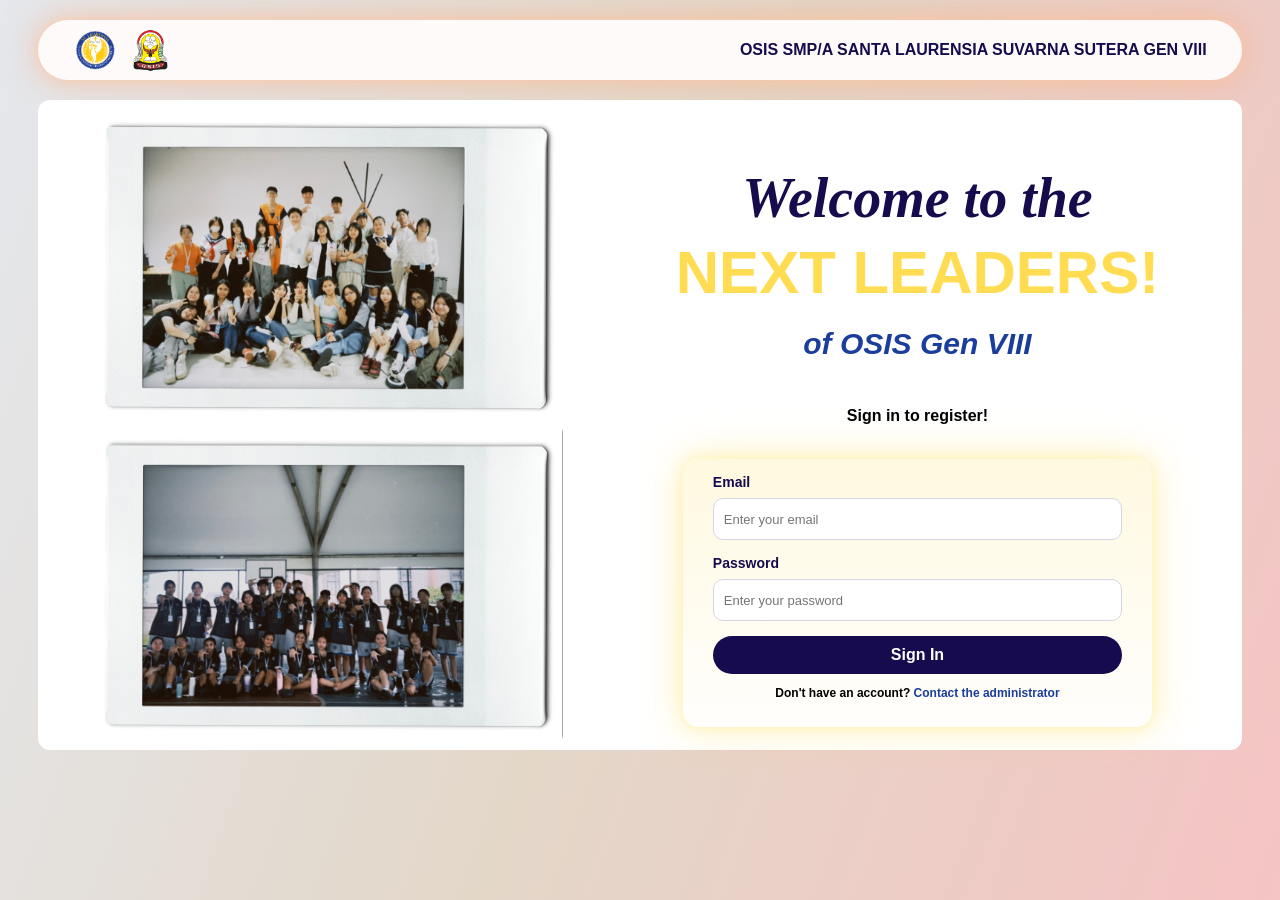
<file: index.html>
<!DOCTYPE html>
<html lang="en">
<head>
    <meta charset="UTF-8">
    <meta name="viewport" content="width=device-width, initial-scale=1.0">
    <title>Pendaftaran OSIS Santa Laurensia</title>
    <link rel="stylesheet" href="project1.css">
    <link rel="icon" type="image" href="logo laurensia transparan.png">
</head>

<body>

<div id="page1">

    <div class="Alycia-Marsha-header">
        <div class="Alycia-Marsha-logos">
            <img src="logo laurensia transparan.png">
            <img src="logo osis1.png">
        </div>
        <h3>OSIS SMP/A SANTA LAURENSIA SUVARNA SUTERA GEN VIII</h3>
    </div>



    <div class="Alycia-Marsha-container">
        <div class="Alycia-Marsha-left">
            <img src="foto osis gen 7.jpg">
            <img src="foto classmeet.jpg">
        </div>



        <div class="Alycia-Marsha-right">
            <h2> Welcome to the</h2>
            <h1> NEXT LEADERS!</h1>
            <h3>of OSIS Gen VIII</h3><br>
            <p>Sign in to register!</p><br>



            <div class="Alycia-Marsha-login-box">
                <form action="#page2" method="get">

                    <label>Email</label>
                    <input type="email" placeholder="Enter your email" required>

                    <label>Password</label>
                    <input type="password" placeholder="Enter your password" required>

                    <button type="submit">Sign In</button>


            <p class="Alycia-Marsha-contact">
                Don't have an account?
                <a href="https://wa.me/6289686008727">
                Contact the administrator </a>
                </p>

                </form>

            </div>

        </div>

    </div>

</div>








<div id="page2">
     <form>

<p class="Marsha-Alycia">
            <img src="logo lauren.png" class="Marsha-Alycia">
            <img src="logo osis.png" class="Marsha-Alycia">
        </p>

        <h2> Form Pendaftaran Pengurus OSIS </h2>
<div class="Marsha-Alycia-marquee-box">
    <marquee class="Marsha-Alycia-marquee-text" behavior="scroll" direction="left" scrollamount="5">
        Be the next leaders!
    </marquee>
</div>

        <h3 class="Marsha-Alycia">Data Diri Calon Pendaftar</h3>

        <p class="Marsha-Alycia">
            <label>1. Nama Lengkap</label><br>
            <input type="text" name="nama" placeholder="Ketik nama lengkap..." required>
        </p>

        <p class="Marsha-Alycia">
            <label>2. Kelas</label><br>
            <select name="kelas" required>
                <option value="">-- Pilih Kelas --</option>
                <option>7.1</option>
                <option>7.2</option>
                <option>8.1</option>
                <option>8.2</option>
                <option>10</option>
                <option>11</option>
            </select>
        </p>

        <p class="Marsha-Alycia">
            <label>3. Nomor Telepon Aktif</label><br>
            <input type="text" name="telepon" placeholder="Contoh: 089686008727" required>
        </p>





        <h3 class="Marsha-Alycia">Pertanyaan</h3>

        <p class="Marsha-Alycia">
            <label>1. Menurutmu apa itu OSIS? Jelaskan!</label><br>
            <textarea name="q1" rows="4" placeholder="Tulis jawabanmu..." required></textarea>
        </p>

        <p class="Marsha-Alycia">
            <label>2. Mengapa kamu ingin bergabung dalam kepengurusan OSIS?</label><br>
            <textarea name="q2" rows="4" placeholder="Tulis jawabanmu..." required></textarea>
        </p>

        <p class="Marsha-Alycia">
            <label>3. Apa yang ingin kamu kontribusikan untuk OSIS? Jelaskan!</label><br>
            <textarea name="q3" rows="4" placeholder="Tulis jawabanmu..." required></textarea>
        </p>

        <p class="Marsha-Alycia">
            <label>4. Kegiatan/organisasi apa yang pernah kamu ikuti sebelumnya?</label><br>
            <textarea name="q4" rows="3" placeholder="Tuliskan pengalaman organisasimu..." required></textarea>
        </p>

        <p class="Marsha-Alycia">
            <label>5. Ceklis kemampuan yang kamu rasa kamu miliki dan piawai (dapat diisi sesuai apa yang dirasa sudah dimiliki oleh kamu) *</label><br>
            <span style="display: block; text-align: left; margin-top: 10px;">
                <label style="font-weight: normal;"><input type="checkbox" name="kemampuan"> Public speaking</label><br>
                <label style="font-weight: normal;"><input type="checkbox" name="kemampuan"> Leadership</label><br>
                <label style="font-weight: normal;"><input type="checkbox" name="kemampuan"> Kerja sama</label><br>
                <label style="font-weight: normal;"><input type="checkbox" name="kemampuan"> Kreativitas</label><br>
                <label style="font-weight: normal;"><input type="checkbox" name="kemampuan"> Editing</label><br>
                <label style="font-weight: normal;"><input type="checkbox" name="kemampuan"> Dokumentasi</label><br>
                <label style="font-weight: normal;"><input type="checkbox" name="kemampuan"> Problem solving</label><br>
                <label style="font-weight: normal;"><input type="checkbox" name="kemampuan"> Other: <input type="text" name="kemampuan_lain" placeholder="Tuliskan jika ada..." style="width: 60%; display: inline-block; margin-top: 5px;"></label>
            </span>
        </p>

        <p class="Marsha-Alycia">
            <label>6. Ceritakan pengalaman yang menunjukkan kemampuan tersebut dalam dirimu</label><br>
            <textarea name="q5" rows="4" placeholder="Ceritakan pengalamanmu..." required></textarea>
        </p>

        <p class="Marsha-Alycia">
            <label>7. Apa kelebihan dan kekuranganmu dalam bekerja dengan orang lain?</label><br>
            <textarea name="q6" rows="4" placeholder="Jelaskan kelebihan dan kekuranganmu..." required></textarea>
        </p>

        <p class="Marsha-Alycia">
            <label>8. (KHUSUS KETUA/WAKIL KETUA) Mengapa kamu layak menjadi pemimpin baru? Dan apa yang akan dilakukan jika tidak terpilih?</label><br>
            <textarea name="q7" rows="4" placeholder="Isi jika mendaftar sebagai Ketua/Wakil Ketua..."></textarea>
        </p>

        <p class="Marsha-Alycia">
            <label>9. Apakah kamu bersedia mengikuti rapat & kegiatan rutin meski mengorbankan waktu luang? Jelaskan!</label><br>
            <textarea name="q8" rows="4" placeholder="Tuliskan komitmenmu..." required></textarea>
        </p>

        <p class="Marsha-Alycia">
            <label>10. Jelaskan secara spesifik bagaimana cara kamu membagi waktu antara sekolah, OSIS, dan kegiatan lainnya?</label><br>
            <textarea name="q9" rows="4" placeholder="Jelaskan manajemen waktumu..." required></textarea>
        </p>

<p class="Marsha-Alycia">
            <label>[UMUM] Ceklis <u>seluruh</u> pilihan dengan jujur dan penuh tanggung jawab *</label>
            <span class="Marsha-Alycia">
                <label class="Marsha-Alycia"><input type="checkbox" name="setuju1" required> Saya menyatakan bahwa informasi yang saya berikan benar.</label>
                <label class="Marsha-Alycia"><input type="checkbox" name="setuju2" required> Saya bersedia mengikuti seluruh proses seleksi OSIS.</label>
                <label class="Marsha-Alycia"><input type="checkbox" name="setuju3" required> Saya bersedia menjalankan tugas dan tanggung jawab sebagai anggota OSIS apabila diterima.</label>
                <label class="Marsha-Alycia"><input type="checkbox" name="setuju4" required> Saya menyatakan bahwa informasi dan dokumen yang dituliskan adalah tulisan tangan saya tanpa campur tangan pihak ketiga.</label>
                <label class="Marsha-Alycia"><input type="checkbox" name="setuju5" required> Saya bersedia untuk menerima konsekuensi dalam bentuk diskualifikasi bila terbukti melanggar kode etik pengisian berkas formulir.</label>
                <label class="Marsha-Alycia"><input type="checkbox" name="setuju6" required> Saya bersedia menerima seluruh keputusan oleh panitia PEMILU OSIS dan pembina OSIS terkait kelayakan siswa dalam bergabung ke kepengurusan OSIS.</label>
            </span>
        </p>

        <h3 class="Marsha-Alycia">Upload Dokumen & Lampiran</h3>


        <p class="Marsha-Alycia">
            <label>11. Lampirkan CV mu! 
                <a href="nextpage.html" target="_blank" class="Marsha-Alycia">(Lihat Contoh CV-Marsha Leonnita Budiarja 📄)</a>
            </label><br>
            <input type="file" name="cv" required>
        </p>

        <p class="Marsha-Alycia">
            <label>12. Lampirkan personal statementmu!</label><br>
            <input type="file" name="personal_statement" required>
        </p>

        <p class="Marsha-Alycia">
            <label>13. Lampirkan PAS fotomu!</label><br>
            <input type="file" name="pas_foto" required>
        </p>

        <p class="Marsha-Alycia">
            <label>14. Lampirkan surat pernyataanmu!</label><br>
            <input type="file" name="surat_pernyataan" required>
        </p>

        <p class="Marsha-Alycia">
            <label>15. Lampirkan bukti sertifikat (Opsional)</label><br>
            <input type="file" name="sertifikat">
        </p>


        <p class="Marsha-Alycia">
            <input type="submit" value="Kirim Pendaftaran 💌" class="Marsha-Alycia">
            <input type="reset" value="Reset Ulang 🔄" class="Marsha-Alycia">
            <a href="#page1" class="back-button">
            ← Back to Home </a>
        </p>

         </form>
    </div>


</body>
</html>
</file>
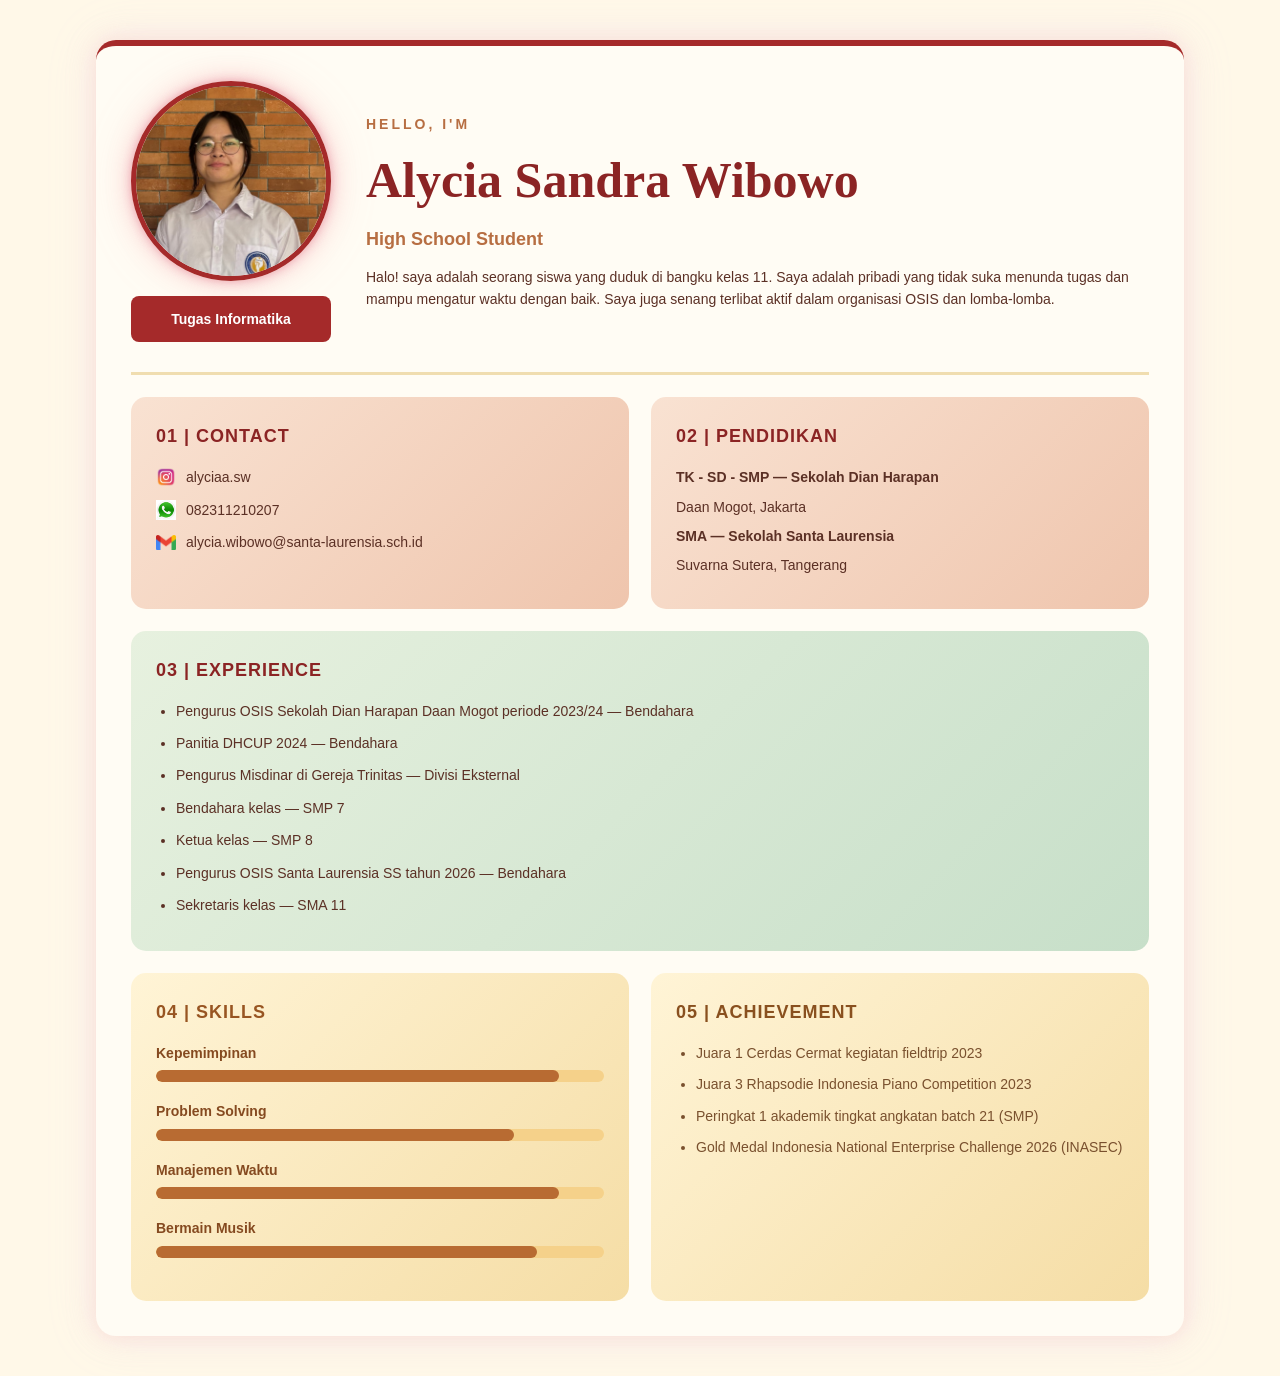
<file: cv cia.html>
<!DOCTYPE html>
<html lang="id">
<head>
    <meta charset="UTF-8">
    <meta name="viewport" content="width=device-width, initial-scale=1.0">
    <title>CV Alycia Sandra Wibowo</title>
    <link rel="stylesheet" href="cv cia.css">
    <link rel="icon" type="image" href="logo laurensia transparan.png">
</head>

<body>

    <div class="Alycia-Marsha-container">

        <header>

        <section class="Alycia-Marsha-profile">

            <div class="Alycia-Marsha-profile-left">
        <a href="nextpage.html" class="Alycia-Marsha-profile-link">
            <div class="Alycia-Marsha-profile-picture">
                <img src="foto seragam cia.png">
            </div>
        </a>

        <a href="index.html" class="Alycia-Marsha-task-button">
            Tugas Informatika
        </a>

    </div>

 <div class="Alycia-Marsha-profile-text">

        <p class="Alycia-Marsha-small-title">HELLO, I'M</p>

        <h2>Alycia Sandra Wibowo</h2>

        <h3>High School Student</h3>

        <p>
            Halo! saya adalah seorang siswa yang duduk di bangku kelas 11.
            Saya adalah pribadi yang tidak suka menunda tugas dan mampu
            mengatur waktu dengan baik. Saya juga senang terlibat aktif
            dalam organisasi OSIS dan lomba-lomba.
        </p>

    </div>
        </section>

        </header>

       
        <div class="Alycia-Marsha-top-content">

            <section class="Alycia-Marsha-box Alycia-Marsha-peach1">
                <h3>01 | CONTACT</h3>

                <div class="Alycia-Marsha-contact">
            <img src="logo ig cv.png">
            <p>alyciaa.sw</p>
        </div>

        <div class="Alycia-Marsha-contact">
            <img src="logo wa cv.jfif">
            <p>082311210207</p>
        </div>

        <div class="Alycia-Marsha-contact">
            <img src="gmail logo cv.png">
            <p>alycia.wibowo@santa-laurensia.sch.id</p>
        </div>
    
            </section>

            <section class="Alycia-Marsha-box Alycia-Marsha-peach2">
                <h3>02 | PENDIDIKAN</h3>

                <p><b>TK - SD - SMP — Sekolah Dian Harapan</b></p>
                <p>Daan Mogot, Jakarta</p>

                <p><b>SMA — Sekolah Santa Laurensia</b></p>
                <p>Suvarna Sutera, Tangerang</p>
            </section>

        </div>

        
        <section class="Alycia-Marsha-box Alycia-Marsha-mint">
            <h3>03 | EXPERIENCE</h3>

            <ul>
                <li>Pengurus OSIS Sekolah Dian Harapan Daan Mogot periode 2023/24 — Bendahara</li>

                <li>Panitia DHCUP 2024 — Bendahara</li>

                <li>Pengurus Misdinar di Gereja Trinitas — Divisi Eksternal</li>

                <li>Bendahara kelas — SMP 7</li>

                <li>Ketua kelas — SMP 8</li>

                <li>Pengurus OSIS Santa Laurensia SS tahun 2026 — Bendahara</li>

                <li>Sekretaris kelas — SMA 11</li>
            </ul>
        </section>

        
        <div class="Alycia-Marsha-bottom-content">

            <section class="Alycia-Marsha-box Alycia-Marsha-yellow1">
                <h3>04 | SKILLS</h3>

    <div class="Alycia-Marsha-skill">
        <p>Kepemimpinan</p>
        <div class="Alycia-Marsha-bar">
            <div class="Alycia-Marsha-fill Alycia-Marsha-leadership"></div>
        </div>
    </div>

    <div class="Alycia-Marsha-skill">
        <p>Problem Solving</p>
        <div class="Alycia-Marsha-bar">
            <div class="Alycia-Marsha-fill Alycia-Marsha-problem"></div>
        </div>
    </div>

    <div class="Alycia-Marsha-skill">
        <p>Manajemen Waktu</p>
        <div class="Alycia-Marsha-bar">
            <div class="Alycia-Marsha-fill Alycia-Marsha-time"></div>
        </div>
    </div>

    <div class="Alycia-Marsha-skill">
        <p>Bermain Musik</p>
        <div class="Alycia-Marsha-bar">
            <div class="Alycia-Marsha-fill Alycia-Marsha-music"></div>
        </div>
    </div>
</section>

            <section class="Alycia-Marsha-box Alycia-Marsha-yellow2">
                <h3>05 | ACHIEVEMENT</h3>

                <ul>
                    <li>Juara 1 Cerdas Cermat kegiatan fieldtrip 2023</li>

                    <li>Juara 3 Rhapsodie Indonesia Piano Competition 2023</li>

                    <li>Peringkat 1 akademik tingkat angkatan batch 21 (SMP)</li>

                    <li>Gold Medal Indonesia National Enterprise Challenge 2026 (INASEC)</li>
                </ul>
            </section>

        </div>


    </div>

</body>
</html>
</file>
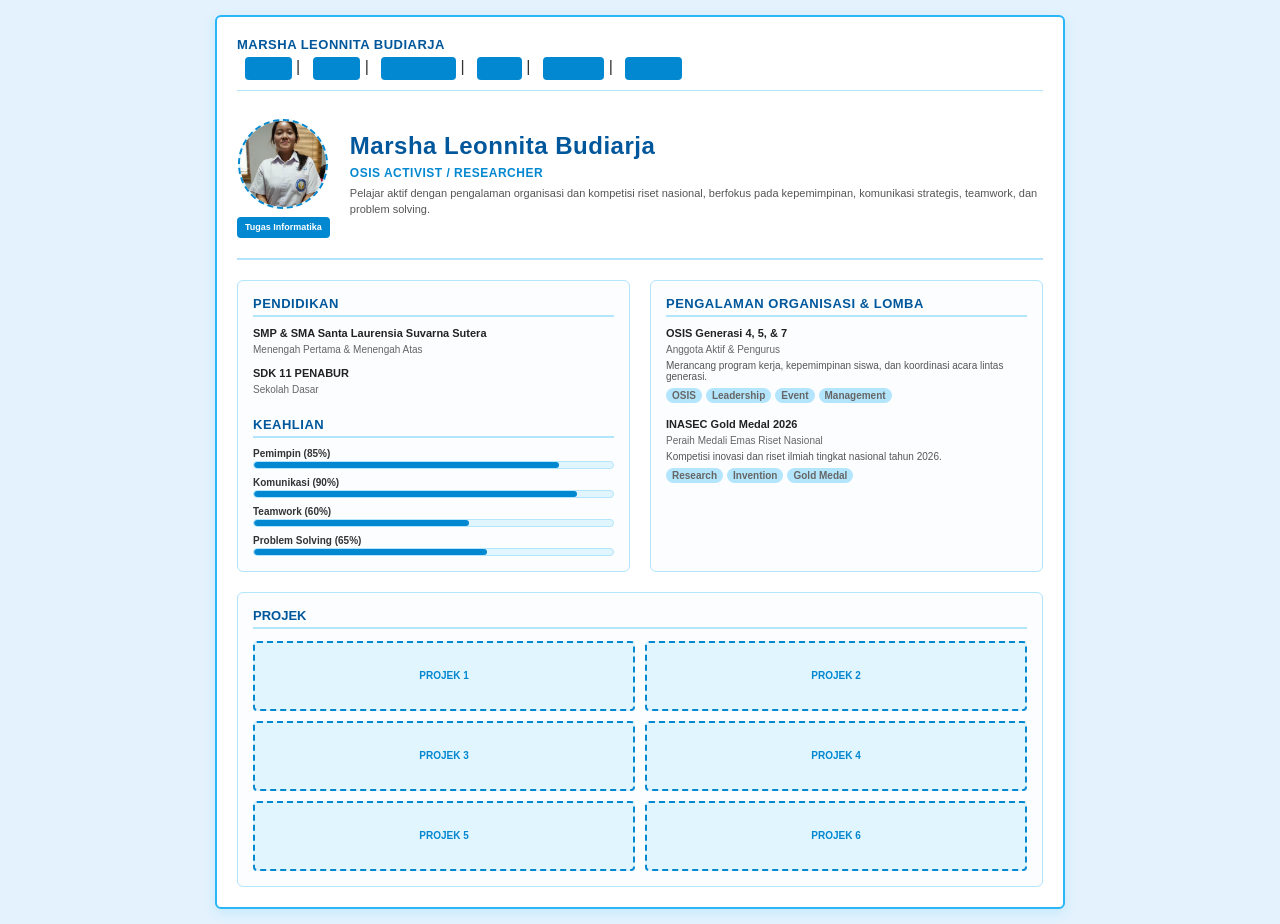
<file: nextpage.html>
<!DOCTYPE html>
<html lang="id">
<head>
    <meta charset="UTF-8">
    <meta name="viewport" content="width=device-width, initial-scale=1.0">
    <title>CV - Marsha Leonnita Budiarja</title>
    <link rel="stylesheet" href="cv.css">
    <link rel="icon" type="image" href="logo laurensia transparan.png">
</head>
<body>

    <main class="Marsha-Alycia">
        
        <header class="Marsha-Alycia">
            <div class="Marsha-Alycia-top-name">Marsha Leonnita Budiarja</div>
            <nav class="Marsha-Alycia">
                <a href="#" class="Marsha-Alycia">Home</a> | 
                <a href="#" class="Marsha-Alycia">About</a> | 
                <a href="#" class="Marsha-Alycia">Experience</a> | 
                <a href="#" class="Marsha-Alycia">Skills</a> | 
                <a href="#" class="Marsha-Alycia">Portfolio</a> | 
                <a href="#" class="Marsha-Alycia">Contact</a>
            </nav>
        </header>

        
        <section class="Marsha-Alycia">
           
            <section class="Marsha-Alycia">
                <div class="Marsha-Alycia-photo-circle">
                </div>
                <a href="cv cia.html" class="Marsha-Alycia-photo-circle" target="_blank">
    <img src="foto marsha.jpeg" alt="Foto Marsha" class="Marsha-Alycia-profile-img">
</a>
                <a href="index.html" class="Marsha-Alycia" target="_blank">Tugas Informatika</a>
            </section>
            
           
            <section class="Marsha-Alycia">
                <h1 class="Marsha-Alycia">Marsha Leonnita Budiarja</h1>
                <p class="Marsha-Alycia">OSIS ACTIVIST / RESEARCHER</p>
                <p class="Marsha-Alycia">
                    Pelajar aktif dengan pengalaman organisasi dan kompetisi riset nasional, berfokus pada kepemimpinan, komunikasi strategis, teamwork, dan problem solving.
                </p>
            </section>
        </section>

        
        <section class="Marsha-Alycia">
            
            
            <article class="Marsha-Alycia">
                <h2 class="Marsha-Alycia">Pendidikan</h2>
                <strong class="Marsha-Alycia">SMP & SMA Santa Laurensia Suvarna Sutera</strong>
                <span class="Marsha-Alycia">Menengah Pertama & Menengah Atas</span>
                
                <strong class="Marsha-Alycia" style="margin-top: 10px; display: block;">SDK 11 PENABUR</strong>
                <span class="Marsha-Alycia">Sekolah Dasar</span>

                <h2 class="Marsha-Alycia" style="margin-top: 20px;">Keahlian</h2>
                
                <div class="Marsha-Alycia-skill-box">
                    <span class="Marsha-Alycia-skill-title">Pemimpin (85%)</span>
                    <div class="Marsha-Alycia-progress-bg"><div class="Marsha-Alycia-progress-bar" style="width: 85%;"></div></div>
                </div>
                
                <div class="Marsha-Alycia-skill-box">
                    <span class="Marsha-Alycia-skill-title">Komunikasi (90%)</span>
                    <div class="Marsha-Alycia-progress-bg"><div class="Marsha-Alycia-progress-bar" style="width: 90%;"></div></div>
                </div>
                
                <div class="Marsha-Alycia-skill-box">
                    <span class="Marsha-Alycia-skill-title">Teamwork (60%)</span>
                    <div class="Marsha-Alycia-progress-bg"><div class="Marsha-Alycia-progress-bar" style="width: 60%;"></div></div>
                </div>
                
                <div class="Marsha-Alycia-skill-box">
                    <span class="Marsha-Alycia-skill-title">Problem Solving (65%)</span>
                    <div class="Marsha-Alycia-progress-bg"><div class="Marsha-Alycia-progress-bar" style="width: 65%;"></div></div>
                </div>
            </article>

            <article class="Marsha-Alycia">
                <h2 class="Marsha-Alycia">Pengalaman Organisasi & Lomba</h2>
                
                <strong class="Marsha-Alycia">OSIS Generasi 4, 5, & 7</strong>
                <span class="Marsha-Alycia">Anggota Aktif & Pengurus</span>
                <p class="Marsha-Alycia">Merancang program kerja, kepemimpinan siswa, dan koordinasi acara lintas generasi.</p>
                
                <div class="Marsha-Alycia-tags">
                    <span class="Marsha-Alycia">OSIS</span> 
                    <span class="Marsha-Alycia">Leadership</span> 
                    <span class="Marsha-Alycia">Event</span> 
                    <span class="Marsha-Alycia">Management</span>
                </div>

                <strong class="Marsha-Alycia" style="margin-top: 15px; display: block;">INASEC Gold Medal 2026</strong>
                <span class="Marsha-Alycia">Peraih Medali Emas Riset Nasional</span>
                <p class="Marsha-Alycia">Kompetisi inovasi dan riset ilmiah tingkat nasional tahun 2026.</p>
                
                <div class="Marsha-Alycia-tags">
                    <span class="Marsha-Alycia">Research</span> 
                    <span class="Marsha-Alycia">Invention</span> 
                    <span class="Marsha-Alycia">Gold Medal</span>
                </div>
            </article>

        </section>

        
        <section class="Marsha-Alycia">
            <h2 class="Marsha-Alycia">PROJEK</h2>
            <div class="Marsha-Alycia-project-grid">
                <span class="Marsha-Alycia-project-box">PROJEK 1</span>
                <span class="Marsha-Alycia-project-box">PROJEK 2</span>
                <span class="Marsha-Alycia-project-box">PROJEK 3</span>
                <span class="Marsha-Alycia-project-box">PROJEK 4</span>
                <span class="Marsha-Alycia-project-box">PROJEK 5</span>
                <span class="Marsha-Alycia-project-box">PROJEK 6</span>
            </div>
        </section>

    </main>

</body>
</html>
</file>
<file: project1.css>
*{
    box-sizing: border-box;
}

body {
    margin: 0;
    padding: 20px 3%;
    min-height: 100vh;
    background: linear-gradient(110deg,#e5e8ed, #e3d7c8, #f5c4c4);
    font-family: Arial, sans-serif;
    overflow-x: hidden;
    overflow-y: auto;
}



#page1 .Alycia-Marsha-header {
    width: 100%;
    min-height: 58px;
    background-color: #fffafa;
    border-radius: 50px;
    box-shadow:
        0 0 10px rgba(255, 204, 170, 0.6),
        0 0 25px rgba(255, 183, 140, 0.4),
        0 0 45px rgba(255, 160, 110, 0.3);

    display: flex;
    align-items: center;
    justify-content: space-between;

    padding: 5px 35px;
    margin-bottom: 20px;
}

#page1 .Alycia-Marsha-logos {
    display: flex;
    align-items: center;
    gap: 10px;
}

#page1 .Alycia-Marsha-logos img {
    height: 45px;
    width: auto;
    object-fit: contain;
}

#page1 .Alycia-Marsha-header h3 {
    color: #160b4c;
    font-size: 16px;
    text-align: right;
}



#page1 .Alycia-Marsha-container {
    width: 100%;
    height: 650px;
    background-color: white;
    border-radius: 12px;

    display: flex;
    align-items: center;
    justify-content: space-around;

    padding: 40px 4%;
    gap: 25px;
}



#page1 .Alycia-Marsha-left {
    width: 48%;
}

#page1 .Alycia-Marsha-left img{
    width: 90%;
    height: auto;
    display:flex;
    border-radius: 8px;
    object-fit: cover;
}



#page1 .Alycia-Marsha-right {
    width: 50%;
    text-align: center;
}

#page1 .Alycia-Marsha-right h2 {
    color: #160b4c;
    font-family:'Times New Roman', Times, serif;
    font-size: clamp(28px, 5.8vw, 56px);
    line-height: 1.05;
    margin-bottom: 10px;
    font-weight: bold;
    font-style :italic;
}

#page1 .Alycia-Marsha-right h1 {
    color: #ffdc52;
    font-size:clamp(30px, 6vw, 60px);
    display: block;
    margin-bottom: 20px;
    margin-top: 0;
}

#page1 .Alycia-Marsha-right h3 {
    color: #1b3d9b;
    font-size: clamp(20px, 3vw, 30px);
    margin: 3px 0 12px;
    font-style:italic;
}

#page1 .Alycia-Marsha-right p {
    color : black;
    font-weight: bold;
}



#page1 .Alycia-Marsha-login-box {
    background: linear-gradient(180deg,#fff9e0,#fffbee,#fffefc);
    border-radius: 16px;
    padding: 15px 30px;
    width: 85%;
    min-height: 260px;
    margin: auto;
    text-align: left;
    box-shadow: 
        0 0 10px rgba(255, 242, 166, 0.6),
        0 0 25px rgba(255, 242, 166, 0.5),
        0 0 45px rgba(255, 230, 130, 0.4);
}

#page1 .Alycia-Marsha-login-box label {
    display: block;
    color: #160b4c;
    font-size: 14px;
    font-weight: bold;
    margin-bottom: 8px;
}

#page1 .Alycia-Marsha-login-box input {
    width: 100%;
    height: 42px;
    border: 1px solid #d5d5e5;
    border-radius: 10px;
    padding: 10px;
    margin-bottom: 15px;
    font-size: 13px;
}

#page1 .Alycia-Marsha-login-box input:focus {
    border-color: #1b3d9b;
}



#page1 .Alycia-Marsha-login-box button {
    width: 100%;
    height: 38px;
    background-color: #160b4c;
    color: white;
    border: none;
    border-radius: 30px;
    font-size: 16px;
    font-weight: bold;
    cursor: pointer;
}

#page1 .Alycia-Marsha-login-box button:hover {
    background-color: #2b1b78;
}

#page1 .Alycia-Marsha-contact {
    text-align: center;
    font-size: 12px;
    color: #160b4c;
}

#page1 .Alycia-Marsha-contact a {
    color: #1b3d9b;
    text-decoration: none;
    cursor: pointer;
}

#page1 .Alycia-Marsha-contact a:hover {
    text-decoration: none;
}










#page2 {
    display: none;
    background-color: #ffffff;
    width: 100%;
    max-width: 650px;
    margin: 0 auto;
    padding: 40px 35px;
    border-radius: 20px;
    box-shadow: 0px 8px 25px rgba(0, 0, 0, 0.12);
    border-top: 8px solid #ff6b8b;
    box-sizing: border-box;
    display: block;
}

#page2 p.Marsha-Alycia {
    display: block;
    width: 100%;
    clear: both;
    text-align: left;
    margin-bottom: 20px;
}

#page2 img.Marsha-Alycia {
    width: 75px;
    height: 75px;
    object-fit: contain;
    margin: 15 8px;
}

#page2 h2 {
    color: #ff4757;
    text-align: center;
    font-size: 24px;
    margin-bottom: 5px;
}

.Marsha-Alycia-marquee-box {
    background-color: white;
    width: 100%;
    overflow: hidden;
    padding: 5px 0;
}

.Marsha-Alycia-marquee-text {
    color: black;
    font-weight: bold;
    display: block;
}


#page2 h3.Marsha-Alycia {
    color: #2f3542;
    font-size: 16px;
    border-bottom: 2px solid #ffdde1;
    padding-bottom: 5px;
    margin-top: 30px;
    margin-bottom: 15px;
    text-align: left;
    display: block;
    width: 100%;
    clear: both;
}

#page2 label {
    display: block;
    color: #2f3542;
    font-weight: bold;
    font-size: 14px;
    margin-bottom: 6px;
    text-align: left;
}

#page2 span.Marsha-Alycia {
    display: block;
    margin-top: 10px;
}

#page2 label.Marsha-Alycia {
    display: block;
    font-weight: normal;
    font-size: 14px;
    color: #2f3542;
    margin-bottom: 10px;
    line-height: 1.4;
    cursor: pointer;
}

#page2 label.Marsha-Alycia input[type="checkbox"] {
    margin-right: 8px;
    transform: scale(1.1);
    cursor: pointer;
}

#page2 a.Marsha-Alycia {
    color: #ff4757;
    font-size: 12px;
    text-decoration: none;
    margin-left: 8px;
    font-weight: normal;
}

#page2 a.Marsha-Alycia:hover {
    text-decoration: underline;
}

#page2 input[type="text"], 
#page2 select, 
#page2 textarea {
    width: 100%;
    padding: 12px;
    border: 2px solid #dfe4ea;
    border-radius: 10px;
    font-size: 14px;
    outline: none;
    box-sizing: border-box;
}

#page2 input[type="text"]:focus, 
#page2 select:focus, 
#page2 textarea:focus {
    border-color: #ff6b8b;
    background-color: #fff9f9;
}



#page2 p.Marsha-Alycia a.Marsha-Alycia:hover {
    background-color: #ff4757;
    text-decoration: none;
}

#page2 input[type="file"] {
    font-size: 13px;
    color: #57606f;
    background-color: #f8f9fa;
    padding: 10px;
    border-radius: 8px;
    width: 100%;
    box-sizing: border-box;
}

#page2 input[type="submit"].Marsha-Alycia {
    background-color: #2ed573;
    color: white;
    border: none;
    padding: 14px 25px;
    font-size: 15px;
    font-weight: bold;
    border-radius: 10px;
    cursor: pointer;
    margin-right: 10px;
}

#page2 input[type="submit"].Marsha-Alycia:hover {
    background-color: #26af5f;
}

#page2 input[type="reset"].Marsha-Alycia {
    background-color: #ff4757;
    color: white;
    border: none;
    padding: 14px 25px;
    font-size: 15px;
    font-weight: bold;
    border-radius: 10px;
    gap: 20px;
    cursor: pointer;
}

#page2 input[type="reset"].Marsha-Alycia:hover {
    background-color: #e84118;
}

#page2 .back-button {
    background-color: #160b4c;
    color: white;
    padding: 16px 20px;
    border-radius: 10px;
    text-decoration: none;
    font-size: 15px;
    font-weight: bold;
    gap:20px;
    cursor: pointer;
}

#page2 .back-button:hover {
    background-color: #2b1b78;
}



#page2 {
    display: none;
}

body:has(#page2:target) #page1 {
    display: none;
}

body:has(#page2:target) #page2 {
    display: block;
}

body:has(#page2:target) {
    background: linear-gradient(135deg, #ffdde1 0%, #ee9ca7 100%);
    padding: 40px 20px;
}
</file>
<file: cv cia.css>
* {
    margin: 0;
    padding: 0;
    box-sizing: border-box;
}

body {
    font-family: Arial, Helvetica, sans-serif;
    background-color: #FFF8E8;
    color: #5B3025;
    line-height: 1.6;
}



.Alycia-Marsha-container {
    width: 85%;
    max-width: 1100px;
    margin: 40px auto;
    padding: 35px;
    background-color: #FFFCF4;
    border-radius: 20px;
    border-top: 6px solid #A52A2A;
    box-shadow:
        0 0 15px rgba(255, 210, 190, 0.35),
        0 0 30px rgba(235, 190, 220, 0.25),
        0 0 50px rgba(220, 200, 255, 0.18);
}




.Alycia-Marsha-profile {
    display: flex;
    flex-direction: row;
    align-items: center;
    gap: 35px;
    padding-bottom: 30px;
    border-bottom: 3px solid #F0DDAF;
    width: 100%;
}

.Alycia-Marsha-profile-left {
    display: flex;
    flex-direction: column;
    align-items: center;
    gap: 15px;
    width: 200px;
    flex-shrink: 0;
}

.Alycia-Marsha-profile-link {
    display: block;
    text-decoration: none;
}

.Alycia-Marsha-profile-picture {
    width: 200px;
    height: 200px;
    border-radius: 50%;
    overflow: hidden;
    border: 5px solid #A52A2A;
    box-shadow:
        0 0 10px rgba(220, 100, 120, 0.45),
        0 0 25px rgba(230, 130, 145, 0.35),
        0 0 45px rgba(255, 170, 180, 0.25);
}

.Alycia-Marsha-profile-picture img {
    width: 100%;
    height: 100%;
    object-fit: cover;
}

.Alycia-Marsha-task-button {
    display: block;
    width: 200px;
    padding: 12px;
    background-color: #A52A2A;
    color: white;
    text-decoration: none;
    text-align: center;
    border-radius: 8px;
    font-size: 14px;
    font-weight: bold;
    transition: 0.3s;
}

.Alycia-Marsha-task-button:hover {
    background-color: #762020;
}

.Alycia-Marsha-profile-text {
    flex: 1;
    min-width: 0;
}

.Alycia-Marsha-small-title {
    color: #B76E42;
    font-size: 14px;
    font-weight: bold;
    letter-spacing: 3px;
}

.Alycia-Marsha-profile-text h2 {
    color: #8B2424;
    font-size: 50px;
    font-family: 'Playfair Display', serif;
    margin: 5px 0;
}

.Alycia-Marsha-profile-text h3 {
    color: #B76E42;
    font-family: 'Trebuchet MS', 'Lucida Sans Unicode', 'Lucida Grande', 'Lucida Sans', Arial, sans-serif;
    font-size: 18px;
    margin-bottom: 12px;
}

.Alycia-Marsha-profile-text p {
    font-size: 14px;
}



.Alycia-Marsha-box {
    padding: 25px;
    border-radius: 15px;
    margin-top: 22px;
}

.Alycia-Marsha-box h3 {
    font-size: 18px;
    margin-bottom: 15px;
    color: #8B2424;
    letter-spacing: 1px;
}

.Alycia-Marsha-box p {
    font-size: 14px;
    margin-bottom: 7px;
}

.Alycia-Marsha-box ul {
    padding-left: 20px;
}

.Alycia-Marsha-box li {
    font-size: 14px;
    margin-bottom: 9px;
}



.Alycia-Marsha-top-content {
    display: grid;
    grid-template-columns: 1fr 1fr;
    gap: 22px;
    align-items: stretch;
}


.Alycia-Marsha-contact {
    display: flex;
    align-items: center;
    gap: 10px;
    margin-bottom: 10px;
}

.Alycia-Marsha-contact img {
    width: 20px;
    height: 20px;
    object-fit: contain;
}

.Alycia-Marsha-contact p {
    margin: 0;
    font-size: 14px;
}

.Alycia-Marsha-peach1 {
    background: linear-gradient(135deg, #F9E2D2, #EFC5AD);
}

.Alycia-Marsha-peach2 {
    background: linear-gradient(135deg, #F9E2D2, #EFC5AD);
}




.Alycia-Marsha-mint {
    background: linear-gradient(135deg, #E7F1DF, #C7DFC9);
}

.Alycia-Marsha-mint li {
    margin-bottom: 10px;
}




.Alycia-Marsha-bottom-content {
    display: grid;
    grid-template-columns: 1fr 1fr;
    gap: 22px;
    align-items: stretch;
}




.Alycia-Marsha-yellow1 {
    background: linear-gradient(135deg, #FFF4D6, #F5DDA5);
    color: #89501F;
}

.Alycia-Marsha-yellow1 h3 {
     color: #985522;
}



.Alycia-Marsha-yellow2 {
    background: linear-gradient(135deg, #FFF4D6, #F5DDA5);
    color: #79502E;
}

.Alycia-Marsha-yellow2 h3 {
    color: #89501F;
}




.Alycia-Marsha-skill {
    margin-bottom: 18px;
}

.Alycia-Marsha-skill p {
    color: #854A20;
    font-size: 14px;
    font-weight: bold;
    margin-bottom: 6px;
}



.Alycia-Marsha-bar {
    width: 100%;
    height: 12px;
    background-color: #F5D18A;
    border-radius: 20px;
    overflow: hidden;
}



.Alycia-Marsha-fill {
    height: 100%;
    background-color: #B86B32;
    border-radius: 20px;
}



.Alycia-Marsha-leadership {
    width: 90%;
}

.Alycia-Marsha-problem {
    width: 80%;
}

.Alycia-Marsha-time {
    width: 90%;
}

.Alycia-Marsha-music {
    width: 85%;
}
</file>
<file: cv.css>
* {
    box-sizing: border-box;
    margin: 0;
    padding: 0;
}

body {
    background-color: #e3f2fd;
    font-family: 'Segoe UI', Tahoma, Geneva, Verdana, sans-serif;
    color: #333;
    padding: 15px;
}


main.Marsha-Alycia {
    max-width: 850px;
    background: #ffffff;
    margin: 0 auto;
    padding: 20px;
    border-radius: 6px;
    border: 2px solid #29b6f6;
    box-shadow: 0 4px 12px rgba(41, 182, 246, 0.15);
}


header.Marsha-Alycia {
    display: flex;
    justify-content: space-between;
    align-items: center;
    border-bottom: 1px solid #b3e5fc;
    padding-bottom: 10px;
    margin-bottom: 20px;
}

.Marsha-Alycia-top-name {
    font-size: 13px;
    font-weight: 800;
    color: #01579b;
    text-transform: uppercase;
    letter-spacing: 0.5px;
}

nav.Marsha-Alycia a.Marsha-Alycia {
    font-size: 11px;
    text-decoration: none;
    color: #0288d1;
    font-weight: 600;
    margin-left: 8px;
}

nav.Marsha-Alycia a.Marsha-Alycia:hover {
    color: #01579b;
}

a.Marsha-Alycia-photo-circle {
    width: 90px;
    height: 90px;
    border-radius: 50%;
    border: 2px dashed #0288d1;
    background: #e1f5fe;
    color: #01579b;
    display: flex;
    align-items: center;
    justify-content: center;
    font-weight: bold;
    font-size: 14px;
    letter-spacing: 1px;
    text-decoration: none;
}

main.Marsha-Alycia > section.Marsha-Alycia:nth-of-type(1) {
    display: flex;
    gap: 20px;
    align-items: center;
    border-bottom: 2px solid #b3e5fc;
    padding-bottom: 20px;
    margin-bottom: 20px;
}


main.Marsha-Alycia > section.Marsha-Alycia:nth-of-type(1) > section.Marsha-Alycia:first-child {
    display: flex;
    flex-direction: column;
    align-items: center;
    gap: 8px;
    flex-shrink: 0;
}


a.Marsha-Alycia-photo-circle {
    overflow: hidden; 
    padding: 0; 
}
.Marsha-Alycia-profile-img {
    width: 100%;
    height: 100%;
    object-fit: cover; 
}

a.Marsha-Alycia {
    display: inline-block;
    background-color: #0288d1;
    color: #ffffff;
    padding: 5px 8px;
    font-size: 9px;
    font-weight: bold;
    text-decoration: none;
    border-radius: 4px;
    text-align: center;
    max-width: 110px;
    line-height: 1.2;
}

a.Marsha-Alycia:hover {
    background-color: #01579b;
}


main.Marsha-Alycia > section.Marsha-Alycia:nth-of-type(1) > section.Marsha-Alycia:last-child {
    display: flex;
    flex-direction: column;
    gap: 6px;
    width: 100%;
}

h1.Marsha-Alycia {
    font-size: 24px;
    color: #01579b;
    font-weight: 800;
    letter-spacing: 0.5px;
}

main.Marsha-Alycia > section.Marsha-Alycia:nth-of-type(1) > section.Marsha-Alycia:last-child > p.Marsha-Alycia:nth-of-type(1) {
    font-size: 12px;
    font-weight: bold;
    color: #0288d1;
    letter-spacing: 0.5px;
}

main.Marsha-Alycia > section.Marsha-Alycia:nth-of-type(1) > section.Marsha-Alycia:last-child > p.Marsha-Alycia:nth-of-type(2) {
    font-size: 11px;
    color: #555;
    line-height: 1.4;
}


main.Marsha-Alycia > section.Marsha-Alycia:nth-of-type(2) {
    display: grid;
    grid-template-columns: 1fr 1fr;
    gap: 20px;
    margin-bottom: 20px;
}

article.Marsha-Alycia {
    border: 1px solid #b3e5fc;
    padding: 15px;
    border-radius: 6px;
    background: #fbfdff;
}

article.Marsha-Alycia h2.Marsha-Alycia {
    font-size: 13px;
    text-transform: uppercase;
    color: #01579b;
    border-bottom: 2px solid #b3e5fc;
    padding-bottom: 4px;
    margin-bottom: 10px;
    letter-spacing: 0.5px;
}

article.Marsha-Alycia strong.Marsha-Alycia {
    display: block;
    font-size: 11px;
    color: #222;
}

article.Marsha-Alycia span.Marsha-Alycia {
    font-size: 10px;
    color: #666;
}

article.Marsha-Alycia p.Marsha-Alycia {
    font-size: 10px;
    color: #555;
    margin-top: 3px;
}


.Marsha-Alycia-tags {
    display: flex;
    flex-wrap: wrap;
    gap: 4px;
    margin-top: 6px;
}

.Marsha-Alycia-tags > span.Marsha-Alycia {
    background-color: #b3e5fc;
    color: #01579b;
    padding: 2px 6px;
    font-size: 9px;
    border-radius: 10px;
    font-weight: 600;
}


.Marsha-Alycia-skill-box {
    margin-top: 8px;
}

.Marsha-Alycia-skill-title {
    font-size: 10px;
    font-weight: 600;
    color: #333;
    display: block;
    margin-bottom: 2px;
}

.Marsha-Alycia-progress-bg {
    background: #e1f5fe;
    height: 8px;
    border-radius: 4px;
    overflow: hidden;
    width: 100%;
    border: 1px solid #b3e5fc;
}

.Marsha-Alycia-progress-bar {
    background-color: #0288d1;
    height: 100%;
    border-radius: 3px;
}


main.Marsha-Alycia > section.Marsha-Alycia:nth-of-type(3) {
    border: 1px solid #b3e5fc;
    padding: 15px;
    border-radius: 6px;
    background: #fbfdff;
}

main.Marsha-Alycia > section.Marsha-Alycia:nth-of-type(3) > h2.Marsha-Alycia {
    font-size: 13px;
    text-transform: uppercase;
    color: #01579b;
    border-bottom: 2px solid #b3e5fc;
    padding-bottom: 4px;
    margin-bottom: 12px;
}


.Marsha-Alycia-project-grid {
    display: grid;
    grid-template-columns: repeat(3, 1fr);
    gap: 10px;
}

.Marsha-Alycia-project-box {
    border: 2px dashed #0288d1;
    background: #e1f5fe;
    height: 70px;
    display: flex;
    align-items: center;
    justify-content: center;
    font-size: 10px;
    font-weight: bold;
    color: #0288d1;
    border-radius: 4px;
}

 .Marsha-Alycia{
    main.Marsha-Alycia > section.Marsha-Alycia:nth-of-type(2) {
        grid-template-columns: 1fr;
    }
    .Marsha-Alycia-project-grid {
        grid-template-columns: repeat(2, 1fr);
    }
    main.Marsha-Alycia > section.Marsha-Alycia:nth-of-type(1) {
        flex-direction: column;
        align-items: flex-start;
    }
    header.Marsha-Alycia {
        flex-direction: column;
        align-items: flex-start;
        gap: 5px;
    }
 }
</file>
